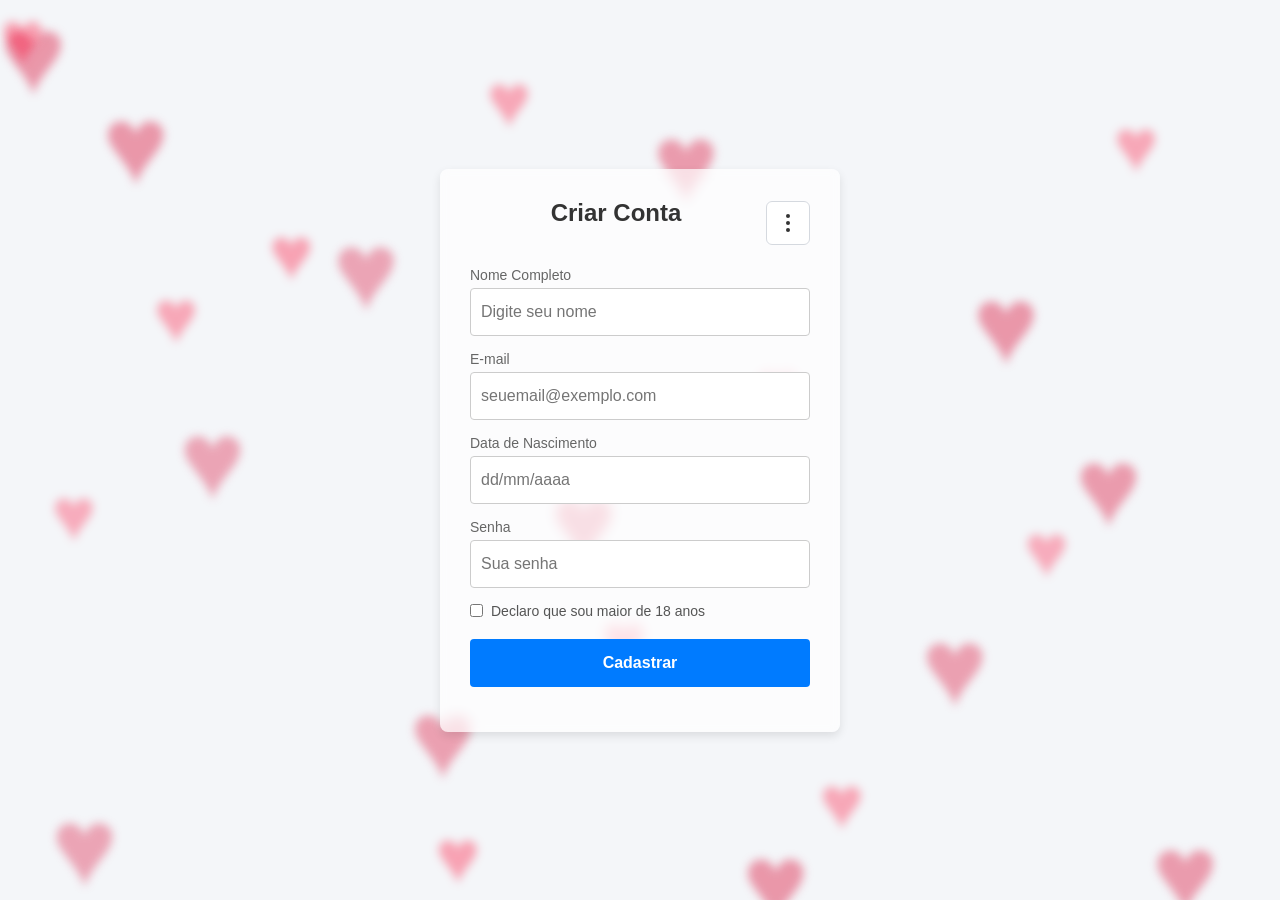
<file: index.html>
<!DOCTYPE html>
<html lang="pt-BR">
<head>
    <meta charset="UTF-8">
    <meta name="viewport" content="width=device-width, initial-scale=1.0">
    <title>Cadastro de Usuário</title>
    <link rel="stylesheet" href="estile.css">
</head>
<body>

    <div class="cadastro-container">
        <div class="cabecalho-pagina">
            <h2>Criar Conta</h2>
            <div class="menu-dono">
                <button id="botaoMenuDono" class="botao-menu-dono" type="button" aria-label="Abrir opções" aria-expanded="false" aria-controls="opcoesDono">
                    <span aria-hidden="true"><i></i><i></i><i></i></span>
                </button>
                <div id="opcoesDono" class="opcoes-dono" hidden>
                    <button id="abrirAcessoDono" class="opcao-menu-dono" type="button">Entrar como dono</button>
                </div>
            </div>
        </div>
        <form id="formCadastro">
            
            <div class="input-group">
                <label for="nome">Nome Completo</label>
                <input type="text" id="nome" required placeholder="Digite seu nome">
            </div>

            <div class="input-group">
                <label for="email">E-mail</label>
                <input type="email" id="email" required placeholder="seuemail@exemplo.com">
            </div>

            <div class="input-group">
                <label for="dataNascimento">Data de Nascimento</label>
                <input type="text" id="dataNascimento" required inputmode="numeric" placeholder="dd/mm/aaaa" maxlength="10" pattern="[0-9]{2}/[0-9]{2}/[0-9]{4}" title="Digite a data no formato dd/mm/aaaa">
            </div>

            <div class="input-group">
                <label for="senha">Senha</label>
                <input type="password" id="senha" required placeholder="Sua senha">
            </div>

            <div class="checkbox-group">
                <input type="checkbox" id="maiorIdade" required>
                <label for="maiorIdade">Declaro que sou maior de 18 anos</label>
            </div>

            <button type="submit" class="btn-submit">Cadastrar</button>

            <p id="mensagemErro" class="mensagem-erro"></p>
        </form>
    </div>

    <script>
        const form = document.getElementById('formCadastro');
        const nome = document.getElementById('nome');
        const email = document.getElementById('email');
        const dataNascimento = document.getElementById('dataNascimento');
        const mensagemErro = document.getElementById('mensagemErro');
        const botaoCadastro = form.querySelector('button[type="submit"]');
        const menuDono = document.querySelector('.menu-dono');
        const botaoMenuDono = document.getElementById('botaoMenuDono');
        const opcoesDono = document.getElementById('opcoesDono');

        dataNascimento.addEventListener('input', function() {
            const posicaoOriginal = dataNascimento.selectionStart;
            const digitosAntesDoCursor = dataNascimento.value.slice(0, posicaoOriginal).replace(/\D/g, '').length;
            const digitos = dataNascimento.value.replace(/\D/g, '').slice(0, 8);
            let dataFormatada = digitos;

            if (digitos.length > 4) {
                dataFormatada = `${digitos.slice(0, 2)}/${digitos.slice(2, 4)}/${digitos.slice(4)}`;
            } else if (digitos.length > 2) {
                dataFormatada = `${digitos.slice(0, 2)}/${digitos.slice(2)}`;
            }

            dataNascimento.value = dataFormatada;

            let novaPosicao = 0;
            let digitosContados = 0;
            while (novaPosicao < dataFormatada.length && digitosContados < digitosAntesDoCursor) {
                if (/\d/.test(dataFormatada[novaPosicao])) {
                    digitosContados++;
                }
                novaPosicao++;
            }
            if (digitosAntesDoCursor === 2 && digitos.length > 2) novaPosicao = 3;
            if (digitosAntesDoCursor === 4 && digitos.length > 4) novaPosicao = 6;
            dataNascimento.setSelectionRange(novaPosicao, novaPosicao);
        });

        botaoMenuDono.addEventListener('click', function() {
            const aberto = botaoMenuDono.getAttribute('aria-expanded') === 'true';
            botaoMenuDono.setAttribute('aria-expanded', String(!aberto));
            opcoesDono.hidden = aberto;
        });

        document.getElementById('abrirAcessoDono').addEventListener('click', function() {
            window.location.href = 'dono.html';
        });

        document.addEventListener('click', function(event) {
            if (!menuDono.contains(event.target)) {
                opcoesDono.hidden = true;
                botaoMenuDono.setAttribute('aria-expanded', 'false');
            }
        });

        document.addEventListener('keydown', function(event) {
            if (event.key === 'Escape') {
                opcoesDono.hidden = true;
                botaoMenuDono.setAttribute('aria-expanded', 'false');
            }
        });

        form.addEventListener('submit', async function(event) {
            event.preventDefault(); // Impede o recarregamento padrão da página
            mensagemErro.textContent = '';

            const partesData = dataNascimento.value.match(/^(\d{2})\/(\d{2})\/(\d{4})$/);
            if (!partesData) {
                mensagemErro.textContent = 'Digite a data no formato dia/mês/ano, por exemplo 25/12/2000.';
                return;
            }

            const dia = Number(partesData[1]);
            const mesNascimento = Number(partesData[2]);
            const ano = Number(partesData[3]);
            const dataNasc = new Date(ano, mesNascimento - 1, dia);
            if (dataNasc.getFullYear() !== ano || dataNasc.getMonth() !== mesNascimento - 1 || dataNasc.getDate() !== dia) {
                mensagemErro.textContent = 'Digite uma data de nascimento válida.';
                return;
            }

            const hoje = new Date();
            
            // Calcula a idade
            let idade = hoje.getFullYear() - dataNasc.getFullYear();
            const mes = hoje.getMonth() - dataNasc.getMonth();
            
            if (mes < 0 || (mes === 0 && hoje.getDate() < dataNasc.getDate())) {
                idade--;
            }

            // Valida idade mínima de 18 anos
            if (idade < 18) {
                mensagemErro.textContent = 'É necessário ter no mínimo 18 anos para se cadastrar.';
                return;
            }

            botaoCadastro.disabled = true;
            botaoCadastro.textContent = 'Salvando...';

            try {
                const respostaFirebase = await fetch(
                    'https://matheus-5ad92-default-rtdb.firebaseio.com/cadastros.json',
                    {
                        method: 'POST',
                        headers: { 'Content-Type': 'application/json' },
                        body: JSON.stringify({
                            nome: nome.value.trim(),
                            email: email.value.trim(),
                            dataNascimento: dataNascimento.value,
                            confirmouMaioridade: true,
                            dataCadastro: new Date().toISOString()
                        })
                    }
                );

                if (!respostaFirebase.ok) {
                    throw new Error(`Firebase respondeu com status ${respostaFirebase.status}`);
                }

                const cadastroSalvo = await respostaFirebase.json();
                localStorage.setItem('cadastroAtualPerguntasCasal', JSON.stringify({
                    id: cadastroSalvo.name,
                    nome: nome.value.trim(),
                    email: email.value.trim(),
                    dataNascimento: dataNascimento.value
                }));

                window.location.href = 'index..html';
            } catch (erro) {
                mensagemErro.textContent = 'Não foi possível salvar o cadastro. Verifique a conexão e as regras de gravação do Firebase.';
                botaoCadastro.disabled = false;
                botaoCadastro.textContent = 'Cadastrar';
            }
        });
    </script>
</body>
</html>
</file>
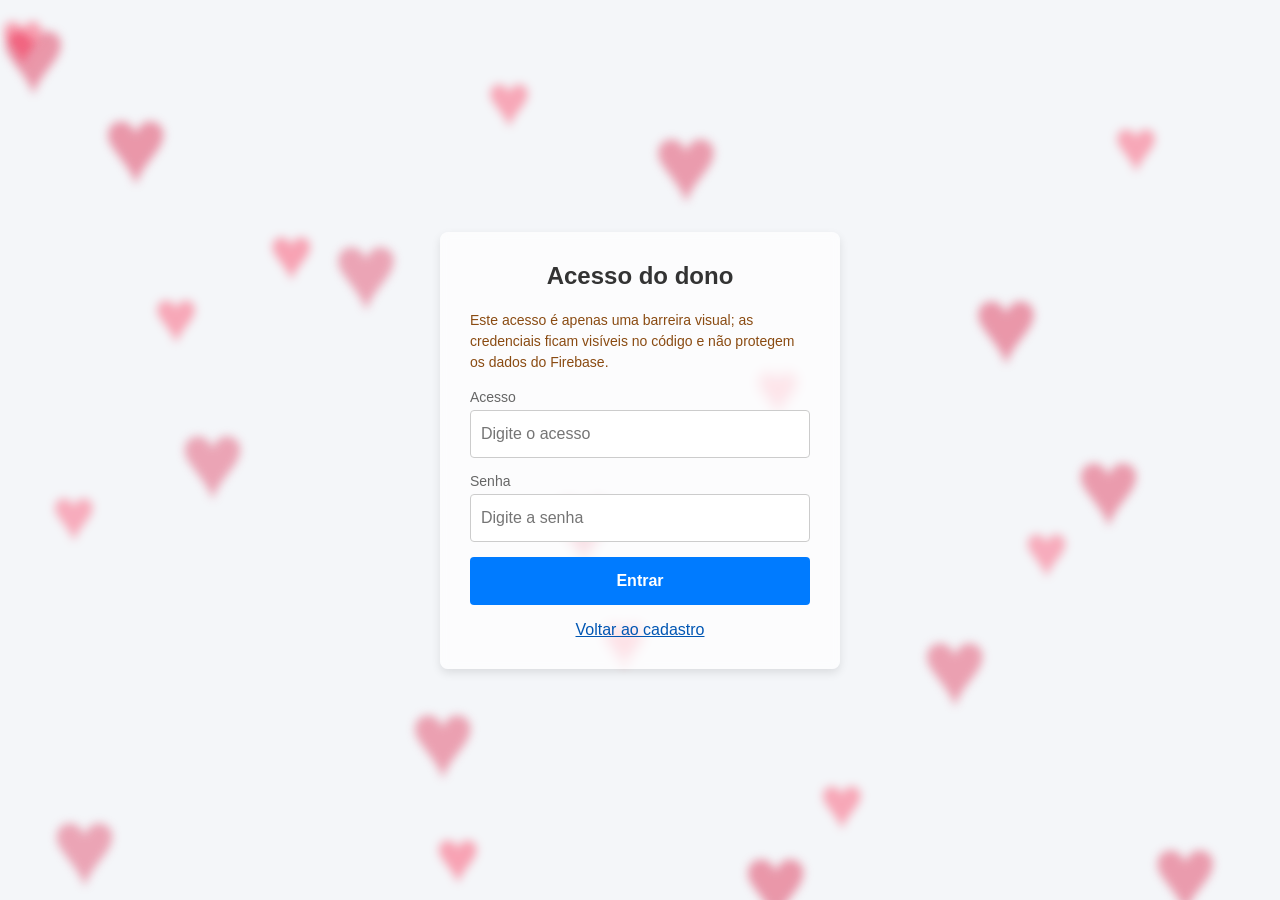
<file: dono.html>
<!DOCTYPE html>
<html lang="pt-BR">
<head>
    <meta charset="UTF-8">
    <meta name="viewport" content="width=device-width, initial-scale=1.0">
    <title>Acesso do dono</title>
    <link rel="stylesheet" href="estile.css">
</head>
<body>
    <main class="cadastro-container">
        <h2>Acesso do dono</h2>
        <p class="aviso-autenticacao">Este acesso é apenas uma barreira visual; as credenciais ficam visíveis no código e não protegem os dados do Firebase.</p>

        <form id="formLoginDono">
            <div class="input-group">
                <label for="acessoDono">Acesso</label>
                <input type="text" id="acessoDono" autocomplete="off" required placeholder="Digite o acesso">
            </div>

            <div class="input-group">
                <label for="senhaDono">Senha</label>
                <input type="password" id="senhaDono" autocomplete="off" required placeholder="Digite a senha">
            </div>

            <button class="btn-submit" type="submit">Entrar</button>
            <p id="mensagemLoginDono" class="mensagem-erro" role="status" aria-live="polite"></p>
        </form>

        <a class="link-voltar" href="index.html">Voltar ao cadastro</a>
    </main>

    <script>
        const formLoginDono = document.getElementById('formLoginDono');
        const acessoDono = document.getElementById('acessoDono');
        const senhaDono = document.getElementById('senhaDono');
        const mensagemLoginDono = document.getElementById('mensagemLoginDono');
        formLoginDono.addEventListener('submit', function(event) {
            event.preventDefault();

            if (acessoDono.value.trim() === 'quero' && senhaDono.value === 'oioi') {
                window.location.href = 'respostas.html';
                return;
            }

            mensagemLoginDono.textContent = 'Acesso ou senha incorretos.';
            senhaDono.value = '';
            senhaDono.focus();
        });
    </script>
</body>
</html>
</file>
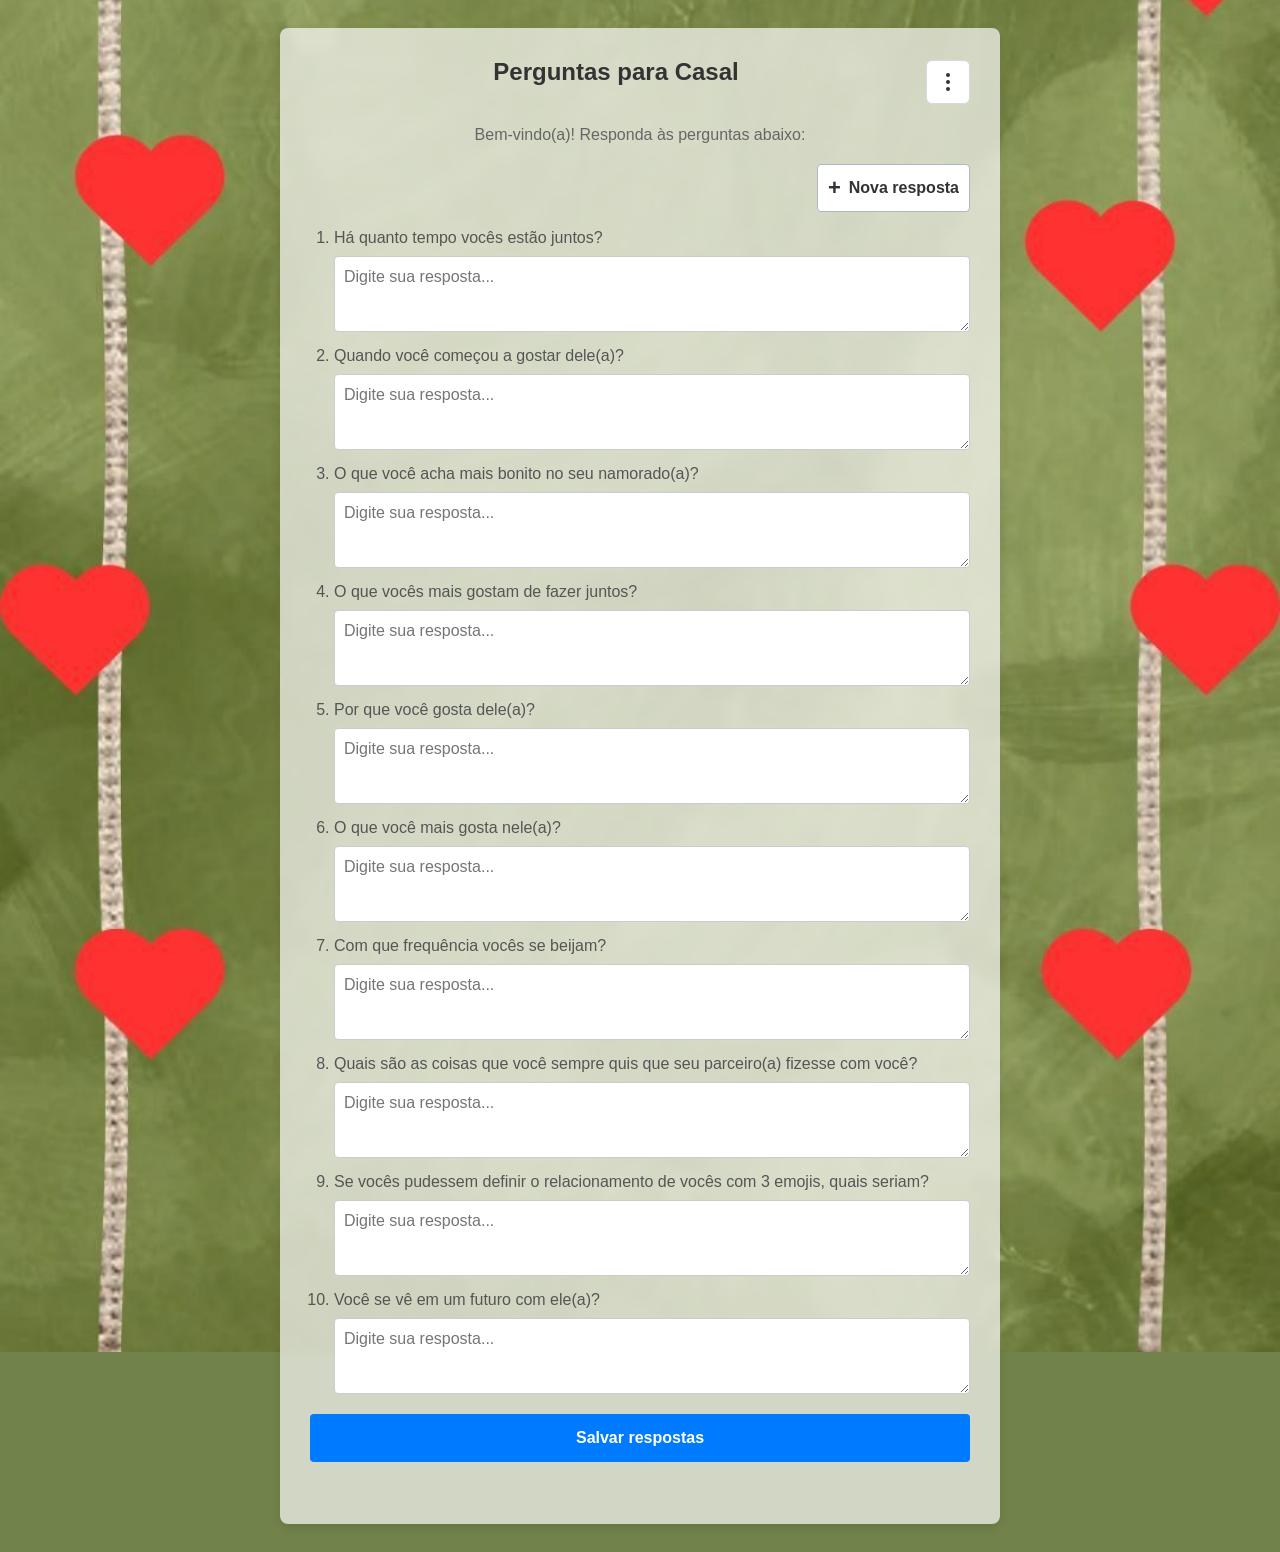
<file: index..html>
<!DOCTYPE html>
<html lang="pt-BR">
<head>
    <meta charset="UTF-8">
    <meta name="viewport" content="width=device-width, initial-scale=1.0">
    <title>Perguntas para Casal</title>
    <link rel="stylesheet" href="estile.css">
</head>
<body class="pagina-perguntas">

    <div class="cadastro-container">
        <div class="cabecalho-pagina">
            <h2>Perguntas para Casal</h2>
            <div class="menu-dono">
                <button id="botaoMenuDono" class="botao-menu-dono" type="button" aria-label="Abrir opções" aria-expanded="false" aria-controls="opcoesDono">
                    <span aria-hidden="true"><i></i><i></i><i></i></span>
                </button>
                <div id="opcoesDono" class="opcoes-dono" hidden>
                    <button id="abrirAcessoDono" class="opcao-menu-dono" type="button">Entrar como dono</button>
                </div>
            </div>
        </div>
        <p style="text-align: center; margin-bottom: 20px; color: #666;">
            Bem-vindo(a)! Responda às perguntas abaixo:
        </p>

        <form id="formRespostas">
        <div class="acoes-nova-resposta">
            <button id="novaResposta" type="button" class="btn-nova-resposta"><span aria-hidden="true">+</span> Nova resposta</button>
        </div>
        <div class="perguntas-container">
            <ol class="perguntas-lista">
                <li class="pergunta-item">
                    <label for="resposta1">Há quanto tempo vocês estão juntos?</label>
                    <textarea id="resposta1" name="resposta1" rows="2" placeholder="Digite sua resposta..."></textarea>
                </li>
                <li class="pergunta-item">
                    <label for="resposta2">Quando você começou a gostar dele(a)?</label>
                    <textarea id="resposta2" name="resposta2" rows="2" placeholder="Digite sua resposta..."></textarea>
                </li>
                <li class="pergunta-item">
                    <label for="resposta3">O que você acha mais bonito no seu namorado(a)?</label>
                    <textarea id="resposta3" name="resposta3" rows="2" placeholder="Digite sua resposta..."></textarea>
                </li>
                <li class="pergunta-item">
                    <label for="resposta4">O que vocês mais gostam de fazer juntos?</label>
                    <textarea id="resposta4" name="resposta4" rows="2" placeholder="Digite sua resposta..."></textarea>
                </li>
                <li class="pergunta-item">
                    <label for="resposta5">Por que você gosta dele(a)?</label>
                    <textarea id="resposta5" name="resposta5" rows="2" placeholder="Digite sua resposta..."></textarea>
                </li>
                <li class="pergunta-item">
                    <label for="resposta6">O que você mais gosta nele(a)?</label>
                    <textarea id="resposta6" name="resposta6" rows="2" placeholder="Digite sua resposta..."></textarea>
                </li>
                <li class="pergunta-item">
                    <label for="resposta7">Com que frequência vocês se beijam?</label>
                    <textarea id="resposta7" name="resposta7" rows="2" placeholder="Digite sua resposta..."></textarea>
                </li>
                <li class="pergunta-item">
                    <label for="resposta8">Quais são as coisas que você sempre quis que seu parceiro(a) fizesse com você?</label>
                    <textarea id="resposta8" name="resposta8" rows="2" placeholder="Digite sua resposta..."></textarea>
                </li>
                <li class="pergunta-item">
                    <label for="resposta9">Se vocês pudessem definir o relacionamento de vocês com 3 emojis, quais seriam?</label>
                    <textarea id="resposta9" name="resposta9" rows="2" placeholder="Digite sua resposta..."></textarea>
                </li>
                <li class="pergunta-item">
                    <label for="resposta10">Você se vê em um futuro com ele(a)?</label>
                    <textarea id="resposta10" name="resposta10" rows="2" placeholder="Digite sua resposta..."></textarea>
                </li>
            </ol>
        </div>
            <button type="submit" class="btn-submit">Salvar respostas</button>
            <p id="mensagemSalvamento" class="mensagem-salvamento" role="status" aria-live="polite"></p>
        </form>
    </div>

    <script>
        const formRespostas = document.getElementById('formRespostas');
        const mensagemSalvamento = document.getElementById('mensagemSalvamento');
        const chaveRespostas = 'respostasPerguntasCasal';
        const chaveRegistroFirebase = 'registroFirebasePerguntasCasal';
        const camposResposta = formRespostas.querySelectorAll('textarea');
        const menuDono = document.querySelector('.menu-dono');
        const botaoMenuDono = document.getElementById('botaoMenuDono');
        const opcoesDono = document.getElementById('opcoesDono');
        const botaoNovaResposta = document.getElementById('novaResposta');
        let idRegistroFirebase = null;
        let perfilAtual = null;
        let chaveRespostasPessoa = null;
        let chaveRegistroPessoa = null;

        botaoMenuDono.addEventListener('click', function() {
            const aberto = botaoMenuDono.getAttribute('aria-expanded') === 'true';
            botaoMenuDono.setAttribute('aria-expanded', String(!aberto));
            opcoesDono.hidden = aberto;
        });

        document.getElementById('abrirAcessoDono').addEventListener('click', function() {
            window.location.href = 'dono.html';
        });

        document.addEventListener('click', function(event) {
            if (!menuDono.contains(event.target)) {
                opcoesDono.hidden = true;
                botaoMenuDono.setAttribute('aria-expanded', 'false');
            }
        });

        document.addEventListener('keydown', function(event) {
            if (event.key === 'Escape') {
                opcoesDono.hidden = true;
                botaoMenuDono.setAttribute('aria-expanded', 'false');
            }
        });

        try {
            perfilAtual = JSON.parse(localStorage.getItem('cadastroAtualPerguntasCasal') || 'null');
            chaveRespostasPessoa = `${chaveRespostas}:${perfilAtual?.id || 'anonimo'}`;
            chaveRegistroPessoa = `${chaveRegistroFirebase}:${perfilAtual?.id || 'anonimo'}`;
            const respostasSalvas = JSON.parse(localStorage.getItem(chaveRespostasPessoa) || '[]');
            idRegistroFirebase = localStorage.getItem(chaveRegistroPessoa);
            respostasSalvas.forEach((resposta, indice) => {
                if (camposResposta[indice]) {
                    camposResposta[indice].value = resposta;
                }
            });
        } catch (erro) {
            mensagemSalvamento.textContent = 'Não foi possível carregar as respostas salvas.';
        }

        botaoNovaResposta.addEventListener('click', function() {
            const existeResposta = Array.from(camposResposta).some(campo => campo.value.trim());
            if (existeResposta && !window.confirm('Começar uma nova resposta? O envio já salvo continuará guardado.')) {
                return;
            }

            camposResposta.forEach(campo => {
                campo.value = '';
            });
            idRegistroFirebase = null;
            localStorage.removeItem(chaveRegistroPessoa);
            localStorage.removeItem(chaveRespostasPessoa);
            mensagemSalvamento.textContent = 'Nova resposta iniciada. Preencha e salve para criar outro envio.';
            camposResposta[0].focus();
        });

        function avaliarRespostas(respostas) {
            const respostasNormalizadas = Object.fromEntries(
                Object.entries(respostas).map(([chave, texto]) => [
                    chave,
                    texto.normalize('NFD').replace(/[\u0300-\u036f]/g, '').toLowerCase()
                ])
            );
            const quantidadeRespondida = Object.values(respostas).filter(Boolean).length;
            const contemTermo = (textos, termos) => textos.some(texto => {
                const palavras = texto.split(/[^a-z0-9]+/);
                return termos.some(termo => palavras.some(palavra => palavra.startsWith(termo)));
            });
            const sinaisCarinho = contemTermo(
                [respostasNormalizadas.resposta2, respostasNormalizadas.resposta3, respostasNormalizadas.resposta5, respostasNormalizadas.resposta6],
                ['amo', 'amor', 'carinh', 'gost', 'admir', 'bonit', 'lind', 'especial', 'respeit']
            );
            const sinaisParceria = contemTermo(
                [respostasNormalizadas.resposta4, respostasNormalizadas.resposta8],
                ['junt', 'convers', 'rir', 'passe', 'viaj', 'assist', 'cozinh', 'brinc', 'apoio', 'parcer', 'amizad']
            );
            const sinaisFuturo = contemTermo(
                [respostasNormalizadas.resposta10],
                ['sim', 'quero', 'casar', 'familia', 'filh', 'sempre', 'futuro', 'imagino', 'constru']
            );
            const observacoes = [];

            if (sinaisCarinho) observacoes.push('carinho e admiração');
            if (sinaisParceria) observacoes.push('momentos compartilhados e parceria');
            if (sinaisFuturo) observacoes.push('planos de futuro a dois');

            let avaliacao;
            if (quantidadeRespondida < 4) {
                avaliacao = 'Ainda há poucas respostas para formar uma avaliação mais completa.';
            } else if (observacoes.length >= 2) {
                avaliacao = 'Avaliação: suas respostas revelam uma relação com bons sinais de conexão e parceria.';
            } else if (observacoes.length === 1) {
                avaliacao = 'Avaliação: suas respostas mostram sinais positivos, mas ainda contam só parte da história.';
            } else {
                avaliacao = 'Avaliação: suas respostas ainda não trazem sinais suficientes para entender melhor a relação.';
            }

            const resumo = observacoes.length
                ? `Pelas suas respostas, aparecem sinais de ${observacoes.join(', ')}.`
                : 'As respostas ainda não mostram claramente esses aspectos.';
            return `Respostas salvas! Leitura das respostas (${quantidadeRespondida}/10): ${resumo} ${avaliacao}`;
        }

        formRespostas.addEventListener('submit', async function(event) {
            event.preventDefault();

            const respostas = Object.fromEntries(
                Array.from(camposResposta, campo => [campo.name, campo.value.trim()])
            );
            const registro = {
                respostas,
                cadastroId: perfilAtual?.id || null,
                pessoaNome: perfilAtual?.nome || 'Cadastro não identificado',
                atualizadoEm: new Date().toISOString()
            };

            try {
                localStorage.setItem(chaveRespostasPessoa, JSON.stringify(Object.values(respostas)));
            } catch (erro) {
                mensagemSalvamento.textContent = 'A cópia local não pôde ser salva; tentando enviar ao Firebase...';
            }

            mensagemSalvamento.textContent = 'Salvando respostas...';

            try {
                const urlFirebase = idRegistroFirebase
                    ? `https://matheus-5ad92-default-rtdb.firebaseio.com/respostas/${encodeURIComponent(idRegistroFirebase)}.json`
                    : 'https://matheus-5ad92-default-rtdb.firebaseio.com/respostas.json';
                const respostaFirebase = await fetch(
                    urlFirebase,
                    {
                        method: idRegistroFirebase ? 'PUT' : 'POST',
                        headers: { 'Content-Type': 'application/json' },
                        body: JSON.stringify(registro)
                    }
                );

                if (!respostaFirebase.ok) {
                    throw new Error(`Firebase respondeu com status ${respostaFirebase.status}`);
                }

                if (!idRegistroFirebase) {
                    const resultado = await respostaFirebase.json();
                    idRegistroFirebase = resultado.name;
                    localStorage.setItem(chaveRegistroPessoa, idRegistroFirebase);
                }

                mensagemSalvamento.textContent = avaliarRespostas(respostas);
            } catch (erro) {
                mensagemSalvamento.textContent = 'Não foi possível salvar no Firebase. Verifique as regras de gravação do banco e a conexão.';
            }
        });
    </script>
</body>
</html>
</file>
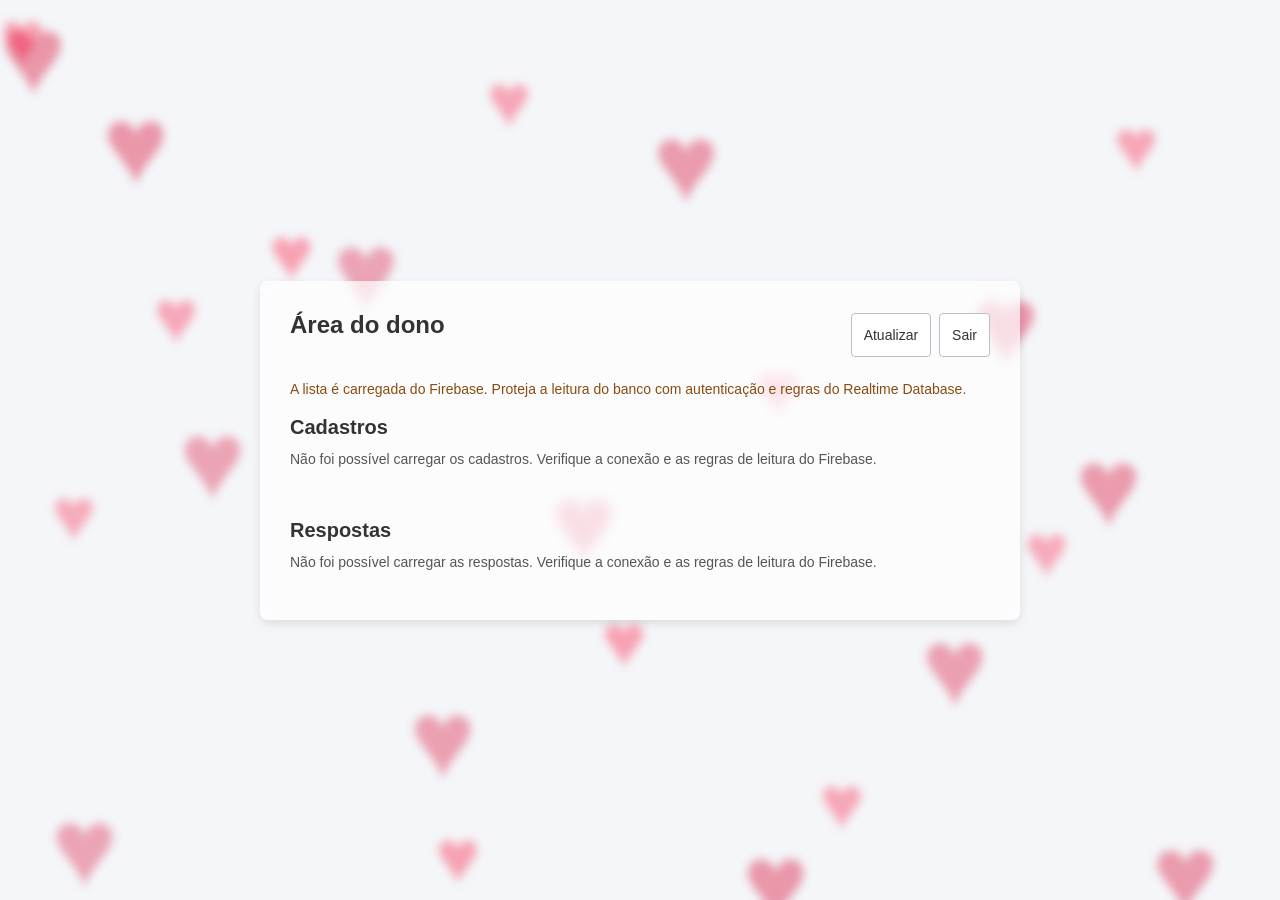
<file: respostas.html>
<!DOCTYPE html>
<html lang="pt-BR">
<head>
    <meta charset="UTF-8">
    <meta name="viewport" content="width=device-width, initial-scale=1.0">
    <title>Respostas recebidas</title>
    <link rel="stylesheet" href="estile.css">
</head>
<body>
    <main class="cadastro-container painel-respostas">
        <header class="cabecalho-respostas">
            <h2>Área do dono</h2>
            <div class="acoes-painel">
                <button id="atualizarRespostas" class="btn-secundario" type="button">Atualizar</button>
                <button id="sairPainel" class="btn-secundario" type="button">Sair</button>
            </div>
        </header>

        <p class="aviso-autenticacao">A lista é carregada do Firebase. Proteja a leitura do banco com autenticação e regras do Realtime Database.</p>
        <section class="secao-painel" aria-labelledby="tituloCadastros">
            <h3 id="tituloCadastros">Cadastros</h3>
            <p id="statusCadastros" class="status-respostas" role="status" aria-live="polite">Carregando cadastros...</p>
            <nav id="listaPessoas" class="lista-pessoas" aria-label="Filtrar por pessoa"></nav>
            <div id="listaCadastros" class="lista-respostas" aria-label="Cadastros salvos"></div>
        </section>

        <section class="secao-painel" aria-labelledby="tituloRespostas">
            <h3 id="tituloRespostas">Respostas</h3>
            <p id="statusRespostas" class="status-respostas" role="status" aria-live="polite">Carregando respostas...</p>
            <div id="listaRespostas" class="lista-respostas" aria-label="Respostas salvas"></div>
        </section>
    </main>

    <script>
        const urlBanco = 'https://matheus-5ad92-default-rtdb.firebaseio.com';
        const endpointCadastros = `${urlBanco}/cadastros.json`;
        const endpointRespostas = `${urlBanco}/respostas.json`;
        const perguntas = [
            ['resposta1', 'Há quanto tempo vocês estão juntos?'],
            ['resposta2', 'Quando você começou a gostar dele(a)?'],
            ['resposta3', 'O que você acha mais bonito no seu namorado(a)?'],
            ['resposta4', 'O que vocês mais gostam de fazer juntos?'],
            ['resposta5', 'Por que você gosta dele(a)?'],
            ['resposta6', 'O que você mais gosta nele(a)?'],
            ['resposta7', 'Com que frequência vocês se beijam?'],
            ['resposta8', 'Quais são as coisas que você sempre quis que seu parceiro(a) fizesse com você?'],
            ['resposta9', 'Se vocês pudessem definir o relacionamento de vocês com 3 emojis, quais seriam?'],
            ['resposta10', 'Você se vê em um futuro com ele(a)?']
        ];
        const statusCadastros = document.getElementById('statusCadastros');
        const listaPessoas = document.getElementById('listaPessoas');
        const listaCadastros = document.getElementById('listaCadastros');
        const statusRespostas = document.getElementById('statusRespostas');
        const listaRespostas = document.getElementById('listaRespostas');
        const botaoAtualizar = document.getElementById('atualizarRespostas');
        let cadastrosCarregados = [];
        let respostasCarregadas = [];
        let cadastroSelecionadoId = null;

        function adicionarTexto(tag, classe, texto, pai) {
            const elemento = document.createElement(tag);
            elemento.className = classe;
            elemento.textContent = texto;
            pai.append(elemento);
            return elemento;
        }

        function formatarData(valor) {
            if (!valor) return 'Data não informada';

            const data = new Date(valor);
            if (Number.isNaN(data.getTime())) return 'Data não informada';

            return new Intl.DateTimeFormat('pt-BR', {
                dateStyle: 'medium',
                timeStyle: 'short'
            }).format(data);
        }

        function ordenarMaisRecentes(registros) {
            return Object.entries(registros || {}).map(([firebaseId, registro]) => ({
                ...registro,
                firebaseId
            })).sort((registroA, registroB) => {
                const dataA = new Date(registroA.dataCadastro || registroA.atualizadoEm || registroA.dataEnvio || 0).getTime();
                const dataB = new Date(registroB.dataCadastro || registroB.atualizadoEm || registroB.dataEnvio || 0).getTime();
                return (Number.isFinite(dataB) ? dataB : 0) - (Number.isFinite(dataA) ? dataA : 0);
            });
        }

        function contarRespostasPessoa(cadastroId) {
            return respostasCarregadas
                .filter(registro => registro.cadastroId === cadastroId)
                .reduce((total, registro) => {
                    const respostas = registro.respostas || {};
                    return total + Object.values(respostas).filter(resposta => String(resposta || '').trim()).length;
                }, 0);
        }

        function renderizarListaPessoas() {
            listaPessoas.replaceChildren();
            const todos = document.createElement('button');
            todos.type = 'button';
            todos.className = 'botao-pessoa';
            todos.textContent = 'Todos';
            todos.setAttribute('aria-pressed', String(cadastroSelecionadoId === null));
            todos.addEventListener('click', function() {
                cadastroSelecionadoId = null;
                renderizarListaPessoas();
                renderizarCadastros();
                renderizarRespostas();
            });
            listaPessoas.append(todos);

            const pessoasOrdenadas = [...cadastrosCarregados].sort((pessoaA, pessoaB) => {
                const diferencaRespostas = contarRespostasPessoa(pessoaB.firebaseId) - contarRespostasPessoa(pessoaA.firebaseId);
                return diferencaRespostas || (pessoaA.nome || '').localeCompare(pessoaB.nome || '', 'pt-BR');
            });

            pessoasOrdenadas.forEach(cadastro => {
                const botao = document.createElement('button');
                botao.type = 'button';
                botao.className = 'botao-pessoa';
                const quantidadeRespostas = contarRespostasPessoa(cadastro.firebaseId);
                botao.textContent = `${cadastro.nome || 'Cadastro sem nome'} (${quantidadeRespostas} ${quantidadeRespostas === 1 ? 'resposta' : 'respostas'})`;
                botao.setAttribute('aria-pressed', String(cadastro.firebaseId === cadastroSelecionadoId));
                botao.addEventListener('click', function() {
                    cadastroSelecionadoId = cadastro.firebaseId;
                    renderizarListaPessoas();
                    renderizarCadastros();
                    renderizarRespostas();
                });
                listaPessoas.append(botao);
            });
        }

        function renderizarCadastros() {
            listaCadastros.replaceChildren();
            const registros = cadastroSelecionadoId
                ? cadastrosCarregados.filter(cadastro => cadastro.firebaseId === cadastroSelecionadoId)
                : cadastrosCarregados;

            registros.forEach(mostrarCadastro);
            if (registros.length === 0 && cadastroSelecionadoId) {
                statusCadastros.textContent = 'Cadastro não encontrado.';
            }
        }

        function renderizarRespostas() {
            listaRespostas.replaceChildren();
            const registros = cadastroSelecionadoId
                ? respostasCarregadas.filter(registro => registro.cadastroId === cadastroSelecionadoId)
                : respostasCarregadas;

            registros.forEach(mostrarRegistro);
            if (cadastroSelecionadoId && registros.length === 0) {
                statusRespostas.textContent = 'Nenhuma resposta vinculada a esta pessoa. Envios antigos podem não ter identificação.';
            } else if (registros.length > 0) {
                statusRespostas.textContent = `${registros.length} envio(s) carregado(s).`;
            }
        }

        function mostrarCadastro(cadastro, indice) {
            const artigo = document.createElement('article');
            artigo.className = 'registro-respostas';
            adicionarTexto('h4', 'registro-titulo', `Cadastro ${indice + 1}`, artigo);

            [
                ['Nome', cadastro.nome],
                ['E-mail', cadastro.email],
                ['Data de nascimento', cadastro.dataNascimento],
                ['Data do cadastro', formatarData(cadastro.dataCadastro)]
            ].forEach(([rotulo, valor]) => {
                const linha = document.createElement('p');
                linha.className = 'dado-cadastro';
                adicionarTexto('strong', 'rotulo-cadastro', `${rotulo}: `, linha);
                adicionarTexto('span', 'valor-cadastro', valor || 'Não informado', linha);
                artigo.append(linha);
            });

            listaCadastros.append(artigo);
        }

        function mostrarRegistro(registro, indice) {
            const artigo = document.createElement('article');
            artigo.className = 'registro-respostas';
            const cadastro = cadastrosCarregados.find(item => item.firebaseId === registro.cadastroId);
            const nomePessoa = registro.pessoaNome || cadastro?.nome || 'Pessoa não identificada';
            adicionarTexto('h3', 'registro-titulo', `Respostas de ${nomePessoa}`, artigo);
            adicionarTexto('p', 'registro-data', `Envio ${indice + 1} · ${formatarData(registro.atualizadoEm || registro.dataEnvio)}`, artigo);

            const respostas = registro.respostas || registro;
            perguntas.forEach(([chave, pergunta], numero) => {
                const resposta = Array.isArray(respostas) ? respostas[numero] : respostas[chave];
                const linha = document.createElement('div');
                linha.className = 'resposta-linha';
                adicionarTexto('p', 'resposta-pergunta', pergunta, linha);
                adicionarTexto('p', 'resposta-valor', resposta ? String(resposta) : 'Sem resposta.', linha);
                artigo.append(linha);
            });

            listaRespostas.append(artigo);
        }

        async function carregarCadastros() {
            statusCadastros.textContent = 'Carregando cadastros...';
            listaCadastros.replaceChildren();
            try {
                const resposta = await fetch(endpointCadastros);
                if (!resposta.ok) {
                    throw new Error(`Firebase respondeu com status ${resposta.status}.`);
                }

                const dados = await resposta.json();
                cadastrosCarregados = ordenarMaisRecentes(dados);
                if (cadastrosCarregados.length === 0) {
                    statusCadastros.textContent = 'Ainda não há cadastros salvos.';
                    listaPessoas.replaceChildren();
                    return;
                }

                if (cadastroSelecionadoId && !cadastrosCarregados.some(cadastro => cadastro.firebaseId === cadastroSelecionadoId)) {
                    cadastroSelecionadoId = null;
                }
                renderizarListaPessoas();
                renderizarCadastros();
                statusCadastros.textContent = `${cadastrosCarregados.length} cadastro(s) carregado(s).`;
            } catch (erro) {
                statusCadastros.textContent = 'Não foi possível carregar os cadastros. Verifique a conexão e as regras de leitura do Firebase.';
            }
        }

        async function carregarRespostas() {
            statusRespostas.textContent = 'Carregando respostas...';
            listaRespostas.replaceChildren();
            try {
                const resposta = await fetch(endpointRespostas);
                if (!resposta.ok) {
                    throw new Error(`Firebase respondeu com status ${resposta.status}.`);
                }

                const dados = await resposta.json();
                respostasCarregadas = ordenarMaisRecentes(dados);
                renderizarListaPessoas();
                if (respostasCarregadas.length === 0) {
                    statusRespostas.textContent = 'Ainda não há respostas salvas.';
                    return;
                }

                renderizarRespostas();
                statusRespostas.textContent = `${respostasCarregadas.length} envio(s) carregado(s).`;
            } catch (erro) {
                statusRespostas.textContent = 'Não foi possível carregar as respostas. Verifique a conexão e as regras de leitura do Firebase.';
            }
        }

        async function atualizarPainel() {
            botaoAtualizar.disabled = true;
            await Promise.all([carregarCadastros(), carregarRespostas()]);
            botaoAtualizar.disabled = false;
        }

        botaoAtualizar.addEventListener('click', atualizarPainel);
        document.getElementById('sairPainel').addEventListener('click', function() {
            window.location.href = 'dono.html';
        });

        atualizarPainel();
    </script>
</body>
</html>
</file>
<file: estile.css>
* {
    margin: 0;
    padding: 0;
    box-sizing: border-box;
    font-family: Arial, sans-serif;
}

body {
    position: relative;
    isolation: isolate;
    background-color: #f4f6f9;
    display: flex;
    justify-content: center;
    align-items: flex-start;
    min-height: 100vh;
    min-height: 100dvh;
    padding: 28px 16px;
}

body.pagina-perguntas {
    background: #71834a url("IMG_20261003_190618_005.jpg") center / cover fixed no-repeat;
}

body.pagina-perguntas::before,
body.pagina-perguntas::after {
    display: none;
}

body::before,
body::after {
    position: fixed;
    inset: 0;
    z-index: -1;
    color: rgba(220, 20, 60, 0.42);
    content: "\2665";
    font-size: 112px;
    line-height: 1;
    pointer-events: none;
    filter: blur(5px);
}

body::before {
    text-shadow:
        8vw 10vh 0 rgba(220, 20, 60, 0.42),
        26vw 24vh 0 rgba(220, 20, 60, 0.36),
        51vw 12vh 0 rgba(220, 20, 60, 0.40),
        76vw 30vh 0 rgba(220, 20, 60, 0.42),
        14vw 45vh 0 rgba(220, 20, 60, 0.36),
        43vw 52vh 0 rgba(220, 20, 60, 0.40),
        72vw 68vh 0 rgba(220, 20, 60, 0.38),
        90vw 91vh 0 rgba(220, 20, 60, 0.40),
        32vw 76vh 0 rgba(220, 20, 60, 0.38),
        58vw 92vh 0 rgba(220, 20, 60, 0.42),
        4vw 88vh 0 rgba(220, 20, 60, 0.36),
        84vw 48vh 0 rgba(220, 20, 60, 0.40);
}

body::after {
    color: rgba(255, 0, 45, 0.34);
    font-size: 76px;
    text-shadow:
        21vw 24vh 0 rgba(255, 0, 45, 0.34),
        59vw 39vh 0 rgba(255, 0, 45, 0.30),
        87vw 12vh 0 rgba(255, 0, 45, 0.32),
        4vw 53vh 0 rgba(255, 0, 45, 0.30),
        34vw 91vh 0 rgba(255, 0, 45, 0.34),
        64vw 85vh 0 rgba(255, 0, 45, 0.32),
        12vw 31vh 0 rgba(255, 0, 45, 0.32),
        47vw 67vh 0 rgba(255, 0, 45, 0.34),
        80vw 57vh 0 rgba(255, 0, 45, 0.30),
        38vw 7vh 0 rgba(255, 0, 45, 0.32);
}

.cadastro-container {
    background-color: rgba(255, 255, 255, 0.68);
    -webkit-backdrop-filter: blur(5px);
    backdrop-filter: blur(5px);
    padding: 30px;
    border-radius: 8px;
    box-shadow: 0 4px 10px rgba(0, 0, 0, 0.1);
    width: 100%;
    max-width: 400px;
    margin: auto 0;
}

.pagina-perguntas .cadastro-container {
    max-width: 720px;
}

.cabecalho-pagina {
    position: relative;
    display: flex;
    align-items: center;
    justify-content: center;
    min-height: 44px;
    margin-bottom: 20px;
    padding-right: 48px;
}

.cabecalho-pagina h2 {
    margin: 0;
}

.menu-dono {
    position: absolute;
    top: 50%;
    right: 0;
    z-index: 2;
    transform: translateY(-50%);
}

.botao-menu-dono {
    display: grid;
    width: 44px;
    height: 44px;
    place-items: center;
    border: 1px solid #d5d9df;
    border-radius: 6px;
    background: #fff;
    color: #333;
    cursor: pointer;
}

.botao-menu-dono:hover,
.botao-menu-dono:focus-visible {
    background: #f4f6f9;
    outline: 2px solid #007bff;
    outline-offset: 2px;
}

.botao-menu-dono span {
    display: flex;
    flex-direction: column;
    gap: 3px;
}

.botao-menu-dono i {
    width: 4px;
    height: 4px;
    border-radius: 50%;
    background: currentColor;
}

.opcoes-dono {
    position: absolute;
    top: calc(100% + 6px);
    right: 0;
    min-width: 180px;
    padding: 4px;
    border: 1px solid #d5d9df;
    border-radius: 6px;
    background: #fff;
    box-shadow: 0 4px 12px rgba(0, 0, 0, 0.12);
}

.opcao-menu-dono {
    width: 100%;
    min-height: 44px;
    padding: 10px 12px;
    border: 0;
    border-radius: 4px;
    background: transparent;
    color: #333;
    font-size: 15px;
    text-align: left;
    cursor: pointer;
}

.opcao-menu-dono:hover,
.opcao-menu-dono:focus-visible {
    background: #f4f6f9;
    outline: none;
}

.aviso-autenticacao {
    margin: 16px 0;
    color: #8a4b12;
    font-size: 14px;
    line-height: 1.5;
}

.link-voltar {
    display: block;
    margin-top: 16px;
    color: #0056b3;
    text-align: center;
}

.painel-respostas {
    max-width: 760px;
}

.cabecalho-respostas {
    display: flex;
    align-items: center;
    justify-content: space-between;
    gap: 16px;
    margin-bottom: 20px;
}

.cabecalho-respostas h2 {
    margin: 0;
    text-align: left;
}

.acoes-painel {
    display: flex;
    flex-wrap: wrap;
    gap: 8px;
}

.btn-secundario {
    min-height: 44px;
    padding: 8px 12px;
    border: 1px solid #b7c0cb;
    border-radius: 4px;
    background: #fff;
    color: #333;
    font-size: 14px;
    cursor: pointer;
}

.btn-secundario:hover {
    background: #f4f6f9;
}

.btn-secundario:disabled {
    cursor: wait;
    opacity: 0.65;
}

.status-respostas {
    margin: 12px 0 20px;
    color: #555;
    font-size: 14px;
}

.secao-painel + .secao-painel {
    margin-top: 32px;
}

.secao-painel > h3 {
    margin-bottom: 8px;
    color: #333;
    font-size: 20px;
}

.lista-pessoas {
    display: flex;
    flex-wrap: wrap;
    gap: 8px;
    margin: 12px 0 16px;
}

.botao-pessoa {
    min-height: 44px;
    max-width: 100%;
    padding: 9px 14px;
    overflow-wrap: anywhere;
    border: 1px solid #b7c0cb;
    border-radius: 4px;
    background: #fff;
    color: #333;
    font-size: 15px;
    text-align: left;
    cursor: pointer;
}

.botao-pessoa:hover,
.botao-pessoa[aria-pressed="true"] {
    border-color: #176b45;
    background: #eaf4ee;
}

.dado-cadastro {
    margin-top: 8px;
    color: #444;
    line-height: 1.5;
    overflow-wrap: anywhere;
}

.rotulo-cadastro {
    color: #555;
}

.registro-respostas {
    padding: 18px 0;
    border-top: 1px solid #d9dee5;
}

.registro-titulo {
    color: #333;
    font-size: 18px;
}

.registro-data {
    margin: 6px 0 12px;
    color: #666;
    font-size: 13px;
}

.resposta-linha {
    padding: 12px 0;
    border-top: 1px solid #edf0f3;
}

.resposta-pergunta {
    margin-bottom: 5px;
    color: #555;
    font-size: 14px;
    font-weight: 700;
}

.resposta-valor {
    color: #333;
    line-height: 1.5;
    overflow-wrap: anywhere;
    white-space: pre-wrap;
}

.cadastro-container h2 {
    margin-bottom: 20px;
    color: #333;
    text-align: center;
}

.perguntas-lista {
    padding-left: 24px;
    color: #555;
}

.perguntas-lista li {
    margin-bottom: 12px;
    line-height: 1.5;
}

.pergunta-item label {
    display: block;
    margin-bottom: 6px;
}

.pergunta-item textarea {
    display: block;
    width: 100%;
    min-height: 64px;
    padding: 9px;
    border: 1px solid #ccc;
    border-radius: 4px;
    min-height: 76px;
    font-size: 16px;
    line-height: 1.4;
    resize: vertical;
}

.pergunta-item textarea:focus {
    outline: none;
    border-color: #007bff;
}

.perguntas-container {
    margin-bottom: 20px;
}

.titulo-edicao {
    margin-bottom: 14px;
    color: #333;
    font-size: 18px;
}

.mensagem-salvamento {
    min-height: 20px;
    margin-top: 12px;
    color: #287a45;
    font-size: 14px;
    text-align: center;
}

.input-group {
    margin-bottom: 15px;
}

.input-group label {
    display: block;
    margin-bottom: 5px;
    color: #666;
    font-size: 14px;
}

.input-group input {
    width: 100%;
    min-height: 48px;
    padding: 10px;
    border: 1px solid #ccc;
    border-radius: 4px;
    font-size: 16px;
}

.input-group input:focus {
    outline: none;
    border-color: #007bff;
}

.checkbox-group {
    display: flex;
    align-items: center;
    gap: 8px;
    margin-bottom: 20px;
    font-size: 14px;
    color: #555;
}

.btn-submit {
    width: 100%;
    min-height: 48px;
    padding: 12px;
    background-color: #007bff;
    border: none;
    color: white;
    font-size: 16px;
    font-weight: bold;
    border-radius: 4px;
    cursor: pointer;
    transition: background-color 0.2s;
}

.acoes-nova-resposta {
    display: flex;
    justify-content: flex-end;
    margin-bottom: 14px;
}

.btn-nova-resposta {
    display: flex;
    align-items: center;
    justify-content: center;
    gap: 8px;
    min-height: 48px;
    padding: 10px 14px;
    padding: 10px;
    border: 1px solid #aeb8c4;
    border-radius: 4px;
    background: #fff;
    color: #333;
    font-size: 16px;
    font-weight: 700;
    cursor: pointer;
}

.btn-nova-resposta:hover {
    background: #f4f6f9;
}

.btn-nova-resposta span {
    font-size: 22px;
    line-height: 1;
}

.btn-submit:hover {
    background-color: #0056b3;
}

.mensagem-erro {
    color: #d9534f;
    font-size: 14px;
    margin-top: 15px;
    text-align: center;
}

@media (max-width: 480px) {
    body {
        padding: 16px 12px;
    }

    .cadastro-container {
        padding: 24px 18px;
    }

    .cadastro-container h2 {
        font-size: 22px;
    }

    .perguntas-lista {
        padding-left: 22px;
    }

    .perguntas-lista li {
        margin-bottom: 18px;
    }

    .pergunta-item textarea {
        min-height: 80px;
    }

    .checkbox-group {
        align-items: flex-start;
    }

    .cabecalho-respostas {
        align-items: flex-start;
        flex-direction: column;
    }

    .acoes-painel {
        width: 100%;
    }

    .acoes-painel button {
        flex: 1;
    }

    .checkbox-group input {
        width: 20px;
        height: 20px;
        flex: 0 0 20px;
    }
}
</file>
